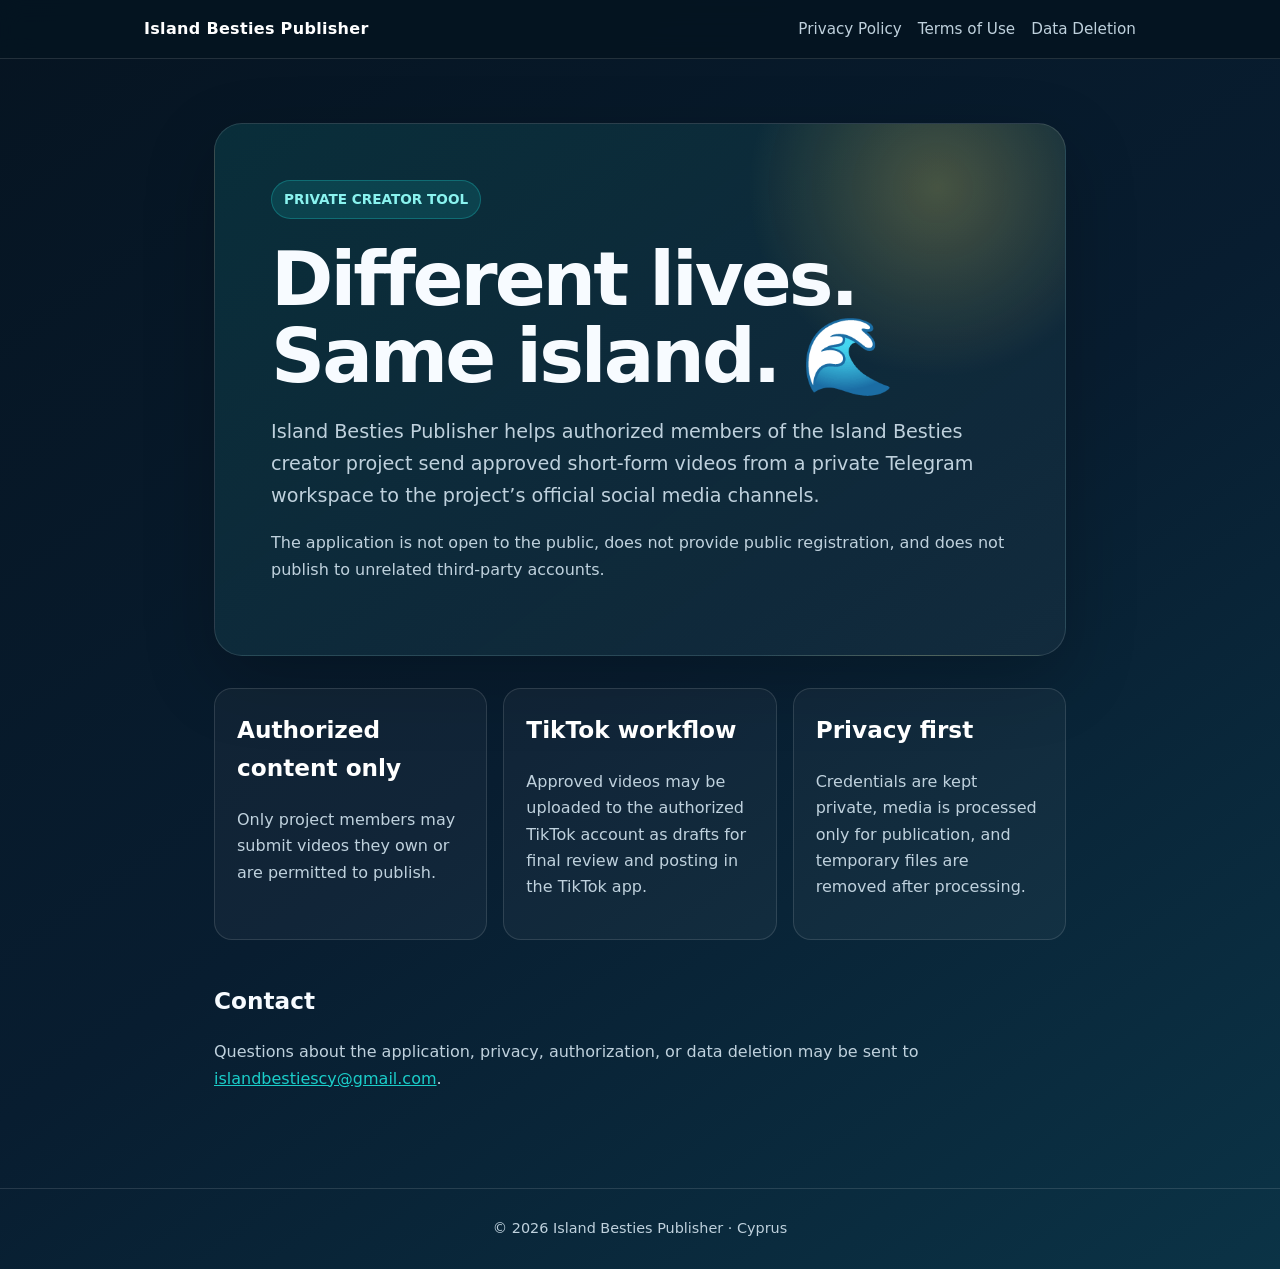
<file: index.html>
<!doctype html>
<html lang="en">
<head>
  <meta charset="utf-8">
  <meta name="viewport" content="width=device-width, initial-scale=1">
  <meta name="description" content="Island Besties Publisher is a private social media publishing tool for authorized project members.">
  <title>Island Besties Publisher</title>
  <link rel="stylesheet" href="style.css">
</head>
<body>
<header>
  <nav>
    <a class="brand" href="./">Island Besties Publisher</a>
    <div class="links">
      <a href="privacy.html">Privacy Policy</a>
      <a href="terms.html">Terms of Use</a>
      <a href="data-deletion.html">Data Deletion</a>
    </div>
  </nav>
</header>
<main>
  <section class="hero">
    <span class="badge">PRIVATE CREATOR TOOL</span>
    <h1>Different lives.<br>Same island. 🌊</h1>
    <p class="lead">Island Besties Publisher helps authorized members of the Island Besties creator project send approved short-form videos from a private Telegram workspace to the project’s official social media channels.</p>
    <p>The application is not open to the public, does not provide public registration, and does not publish to unrelated third-party accounts.</p>
  </section>

  <section class="cards" aria-label="Application overview">
    <article class="card">
      <h2>Authorized content only</h2>
      <p>Only project members may submit videos they own or are permitted to publish.</p>
    </article>
    <article class="card">
      <h2>TikTok workflow</h2>
      <p>Approved videos may be uploaded to the authorized TikTok account as drafts for final review and posting in the TikTok app.</p>
    </article>
    <article class="card">
      <h2>Privacy first</h2>
      <p>Credentials are kept private, media is processed only for publication, and temporary files are removed after processing.</p>
    </article>
  </section>

  <h2>Contact</h2>
  <p>Questions about the application, privacy, authorization, or data deletion may be sent to <a href="mailto:islandbestiescy@gmail.com">islandbestiescy@gmail.com</a>.</p>
</main>
<footer>© 2026 Island Besties Publisher · Cyprus</footer>
</body>
</html>
</file>
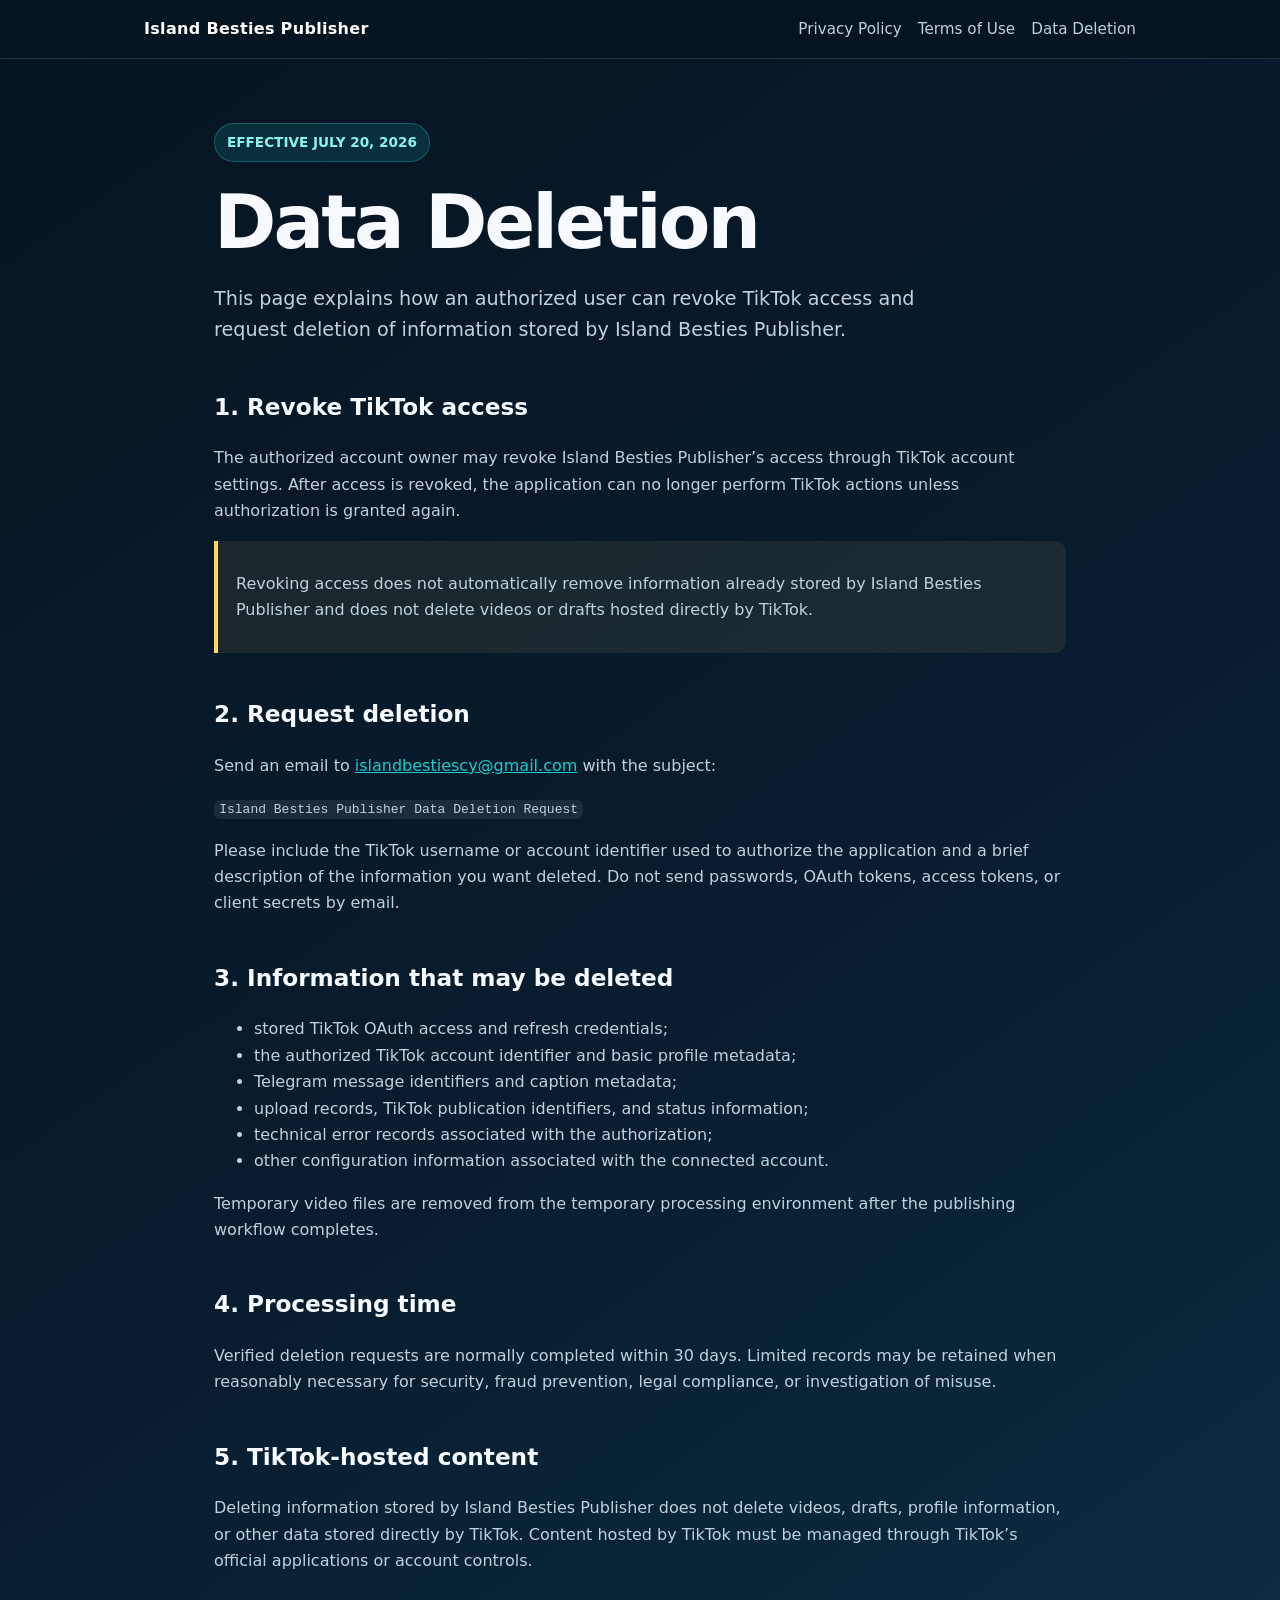
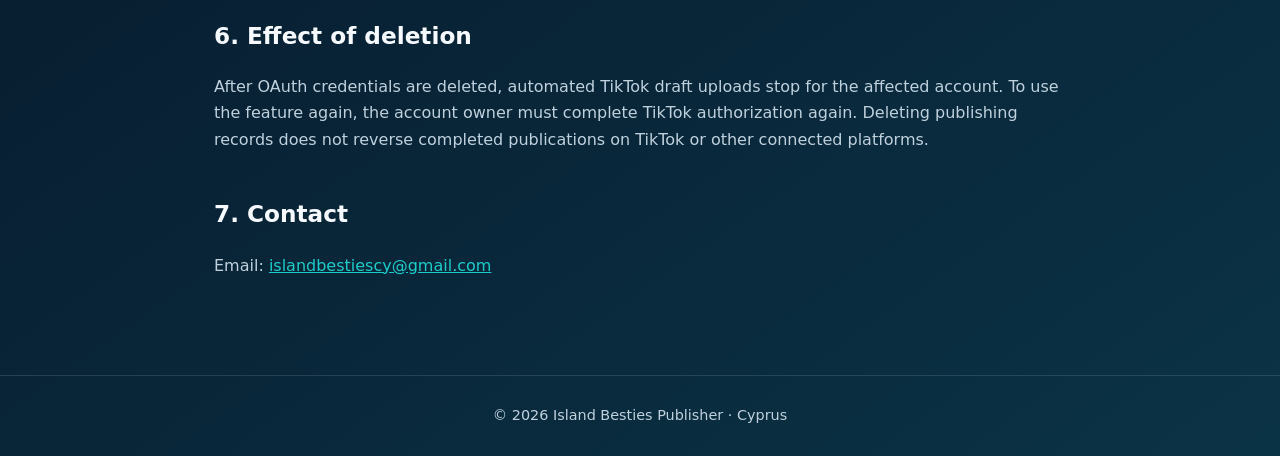
<file: data-deletion.html>
<!doctype html>
<html lang="en">
<head>
  <meta charset="utf-8">
  <meta name="viewport" content="width=device-width, initial-scale=1">
  <title>Data Deletion — Island Besties Publisher</title>
  <link rel="stylesheet" href="style.css">
</head>
<body>
<header><nav><a class="brand" href="./">Island Besties Publisher</a><div class="links"><a href="privacy.html">Privacy Policy</a><a href="terms.html">Terms of Use</a><a href="data-deletion.html">Data Deletion</a></div></nav></header>
<main>
  <span class="badge">EFFECTIVE JULY 20, 2026</span>
  <h1>Data Deletion</h1>
  <p class="lead">This page explains how an authorized user can revoke TikTok access and request deletion of information stored by Island Besties Publisher.</p>

  <h2>1. Revoke TikTok access</h2>
  <p>The authorized account owner may revoke Island Besties Publisher’s access through TikTok account settings. After access is revoked, the application can no longer perform TikTok actions unless authorization is granted again.</p>
  <div class="notice"><p>Revoking access does not automatically remove information already stored by Island Besties Publisher and does not delete videos or drafts hosted directly by TikTok.</p></div>

  <h2>2. Request deletion</h2>
  <p>Send an email to <a href="mailto:islandbestiescy@gmail.com?subject=Island%20Besties%20Publisher%20Data%20Deletion%20Request">islandbestiescy@gmail.com</a> with the subject:</p>
  <p><code>Island Besties Publisher Data Deletion Request</code></p>
  <p>Please include the TikTok username or account identifier used to authorize the application and a brief description of the information you want deleted. Do not send passwords, OAuth tokens, access tokens, or client secrets by email.</p>

  <h2>3. Information that may be deleted</h2>
  <ul>
    <li>stored TikTok OAuth access and refresh credentials;</li>
    <li>the authorized TikTok account identifier and basic profile metadata;</li>
    <li>Telegram message identifiers and caption metadata;</li>
    <li>upload records, TikTok publication identifiers, and status information;</li>
    <li>technical error records associated with the authorization;</li>
    <li>other configuration information associated with the connected account.</li>
  </ul>
  <p>Temporary video files are removed from the temporary processing environment after the publishing workflow completes.</p>

  <h2>4. Processing time</h2>
  <p>Verified deletion requests are normally completed within 30 days. Limited records may be retained when reasonably necessary for security, fraud prevention, legal compliance, or investigation of misuse.</p>

  <h2>5. TikTok-hosted content</h2>
  <p>Deleting information stored by Island Besties Publisher does not delete videos, drafts, profile information, or other data stored directly by TikTok. Content hosted by TikTok must be managed through TikTok’s official applications or account controls.</p>

  <h2>6. Effect of deletion</h2>
  <p>After OAuth credentials are deleted, automated TikTok draft uploads stop for the affected account. To use the feature again, the account owner must complete TikTok authorization again. Deleting publishing records does not reverse completed publications on TikTok or other connected platforms.</p>

  <h2>7. Contact</h2>
  <p>Email: <a href="mailto:islandbestiescy@gmail.com">islandbestiescy@gmail.com</a></p>
</main>
<footer>© 2026 Island Besties Publisher · Cyprus</footer>
</body>
</html>
</file>
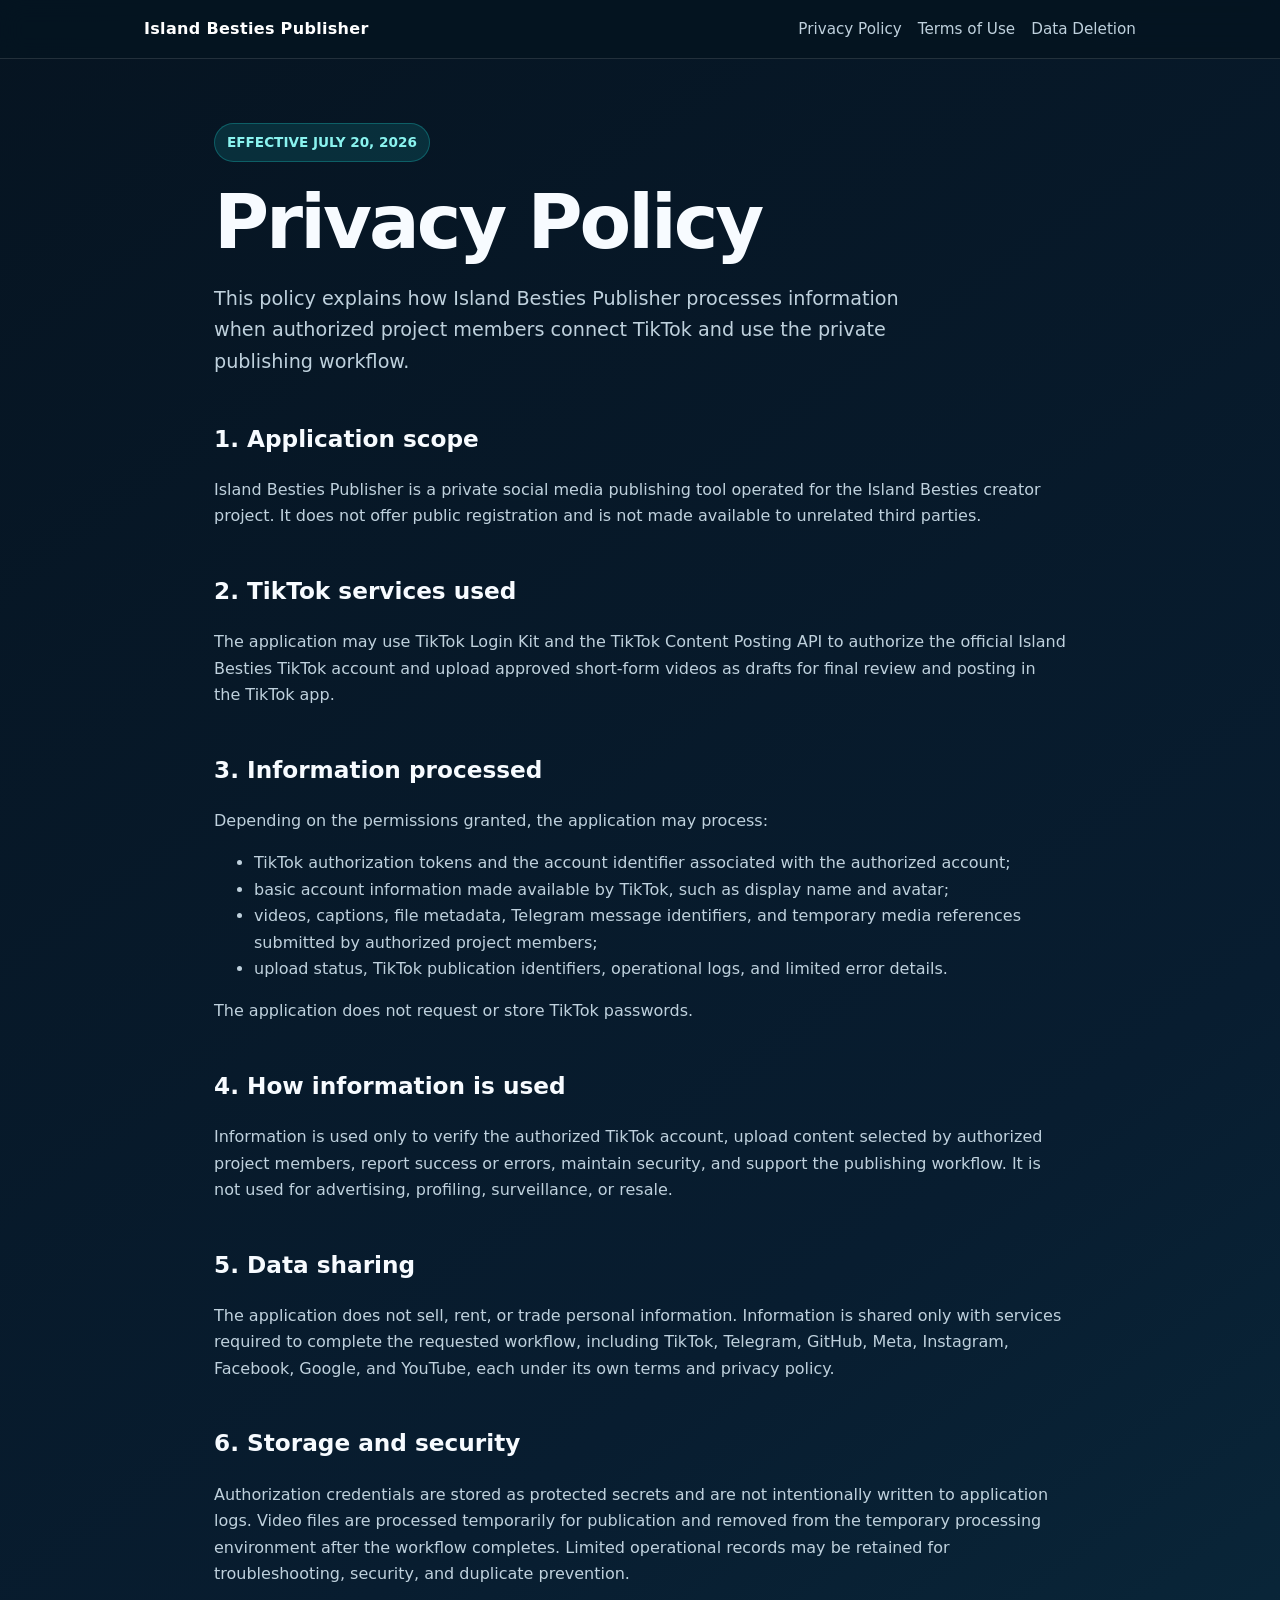
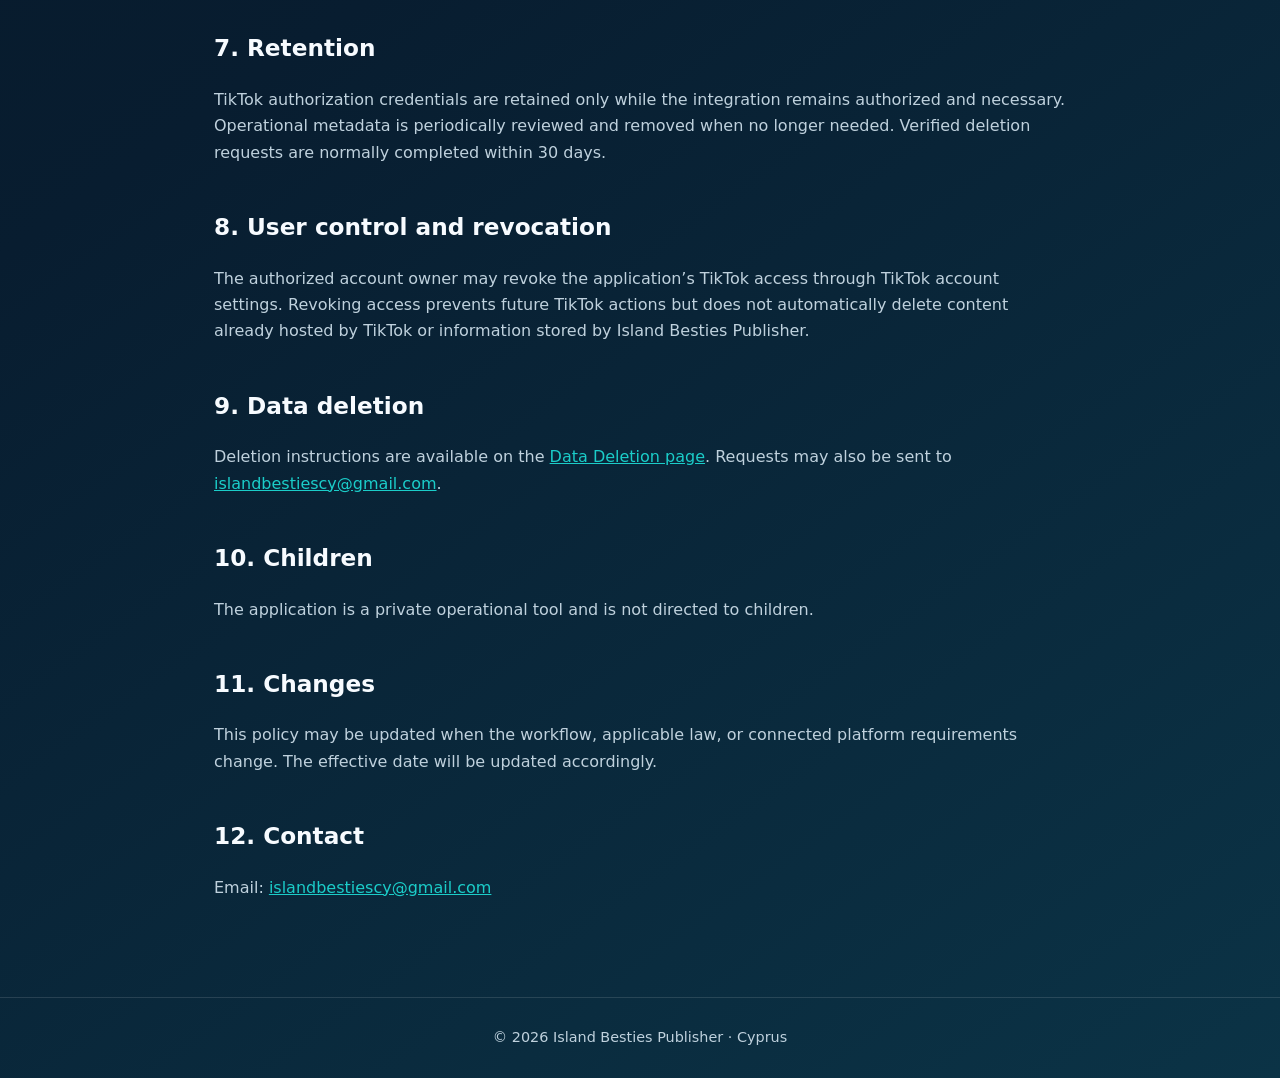
<file: privacy.html>
<!doctype html>
<html lang="en">
<head>
  <meta charset="utf-8">
  <meta name="viewport" content="width=device-width, initial-scale=1">
  <title>Privacy Policy — Island Besties Publisher</title>
  <link rel="stylesheet" href="style.css">
</head>
<body>
<header><nav><a class="brand" href="./">Island Besties Publisher</a><div class="links"><a href="privacy.html">Privacy Policy</a><a href="terms.html">Terms of Use</a><a href="data-deletion.html">Data Deletion</a></div></nav></header>
<main>
  <span class="badge">EFFECTIVE JULY 20, 2026</span>
  <h1>Privacy Policy</h1>
  <p class="lead">This policy explains how Island Besties Publisher processes information when authorized project members connect TikTok and use the private publishing workflow.</p>

  <h2>1. Application scope</h2>
  <p>Island Besties Publisher is a private social media publishing tool operated for the Island Besties creator project. It does not offer public registration and is not made available to unrelated third parties.</p>

  <h2>2. TikTok services used</h2>
  <p>The application may use TikTok Login Kit and the TikTok Content Posting API to authorize the official Island Besties TikTok account and upload approved short-form videos as drafts for final review and posting in the TikTok app.</p>

  <h2>3. Information processed</h2>
  <p>Depending on the permissions granted, the application may process:</p>
  <ul>
    <li>TikTok authorization tokens and the account identifier associated with the authorized account;</li>
    <li>basic account information made available by TikTok, such as display name and avatar;</li>
    <li>videos, captions, file metadata, Telegram message identifiers, and temporary media references submitted by authorized project members;</li>
    <li>upload status, TikTok publication identifiers, operational logs, and limited error details.</li>
  </ul>
  <p>The application does not request or store TikTok passwords.</p>

  <h2>4. How information is used</h2>
  <p>Information is used only to verify the authorized TikTok account, upload content selected by authorized project members, report success or errors, maintain security, and support the publishing workflow. It is not used for advertising, profiling, surveillance, or resale.</p>

  <h2>5. Data sharing</h2>
  <p>The application does not sell, rent, or trade personal information. Information is shared only with services required to complete the requested workflow, including TikTok, Telegram, GitHub, Meta, Instagram, Facebook, Google, and YouTube, each under its own terms and privacy policy.</p>

  <h2>6. Storage and security</h2>
  <p>Authorization credentials are stored as protected secrets and are not intentionally written to application logs. Video files are processed temporarily for publication and removed from the temporary processing environment after the workflow completes. Limited operational records may be retained for troubleshooting, security, and duplicate prevention.</p>

  <h2>7. Retention</h2>
  <p>TikTok authorization credentials are retained only while the integration remains authorized and necessary. Operational metadata is periodically reviewed and removed when no longer needed. Verified deletion requests are normally completed within 30 days.</p>

  <h2>8. User control and revocation</h2>
  <p>The authorized account owner may revoke the application’s TikTok access through TikTok account settings. Revoking access prevents future TikTok actions but does not automatically delete content already hosted by TikTok or information stored by Island Besties Publisher.</p>

  <h2>9. Data deletion</h2>
  <p>Deletion instructions are available on the <a href="data-deletion.html">Data Deletion page</a>. Requests may also be sent to <a href="mailto:islandbestiescy@gmail.com">islandbestiescy@gmail.com</a>.</p>

  <h2>10. Children</h2>
  <p>The application is a private operational tool and is not directed to children.</p>

  <h2>11. Changes</h2>
  <p>This policy may be updated when the workflow, applicable law, or connected platform requirements change. The effective date will be updated accordingly.</p>

  <h2>12. Contact</h2>
  <p>Email: <a href="mailto:islandbestiescy@gmail.com">islandbestiescy@gmail.com</a></p>
</main>
<footer>© 2026 Island Besties Publisher · Cyprus</footer>
</body>
</html>
</file>
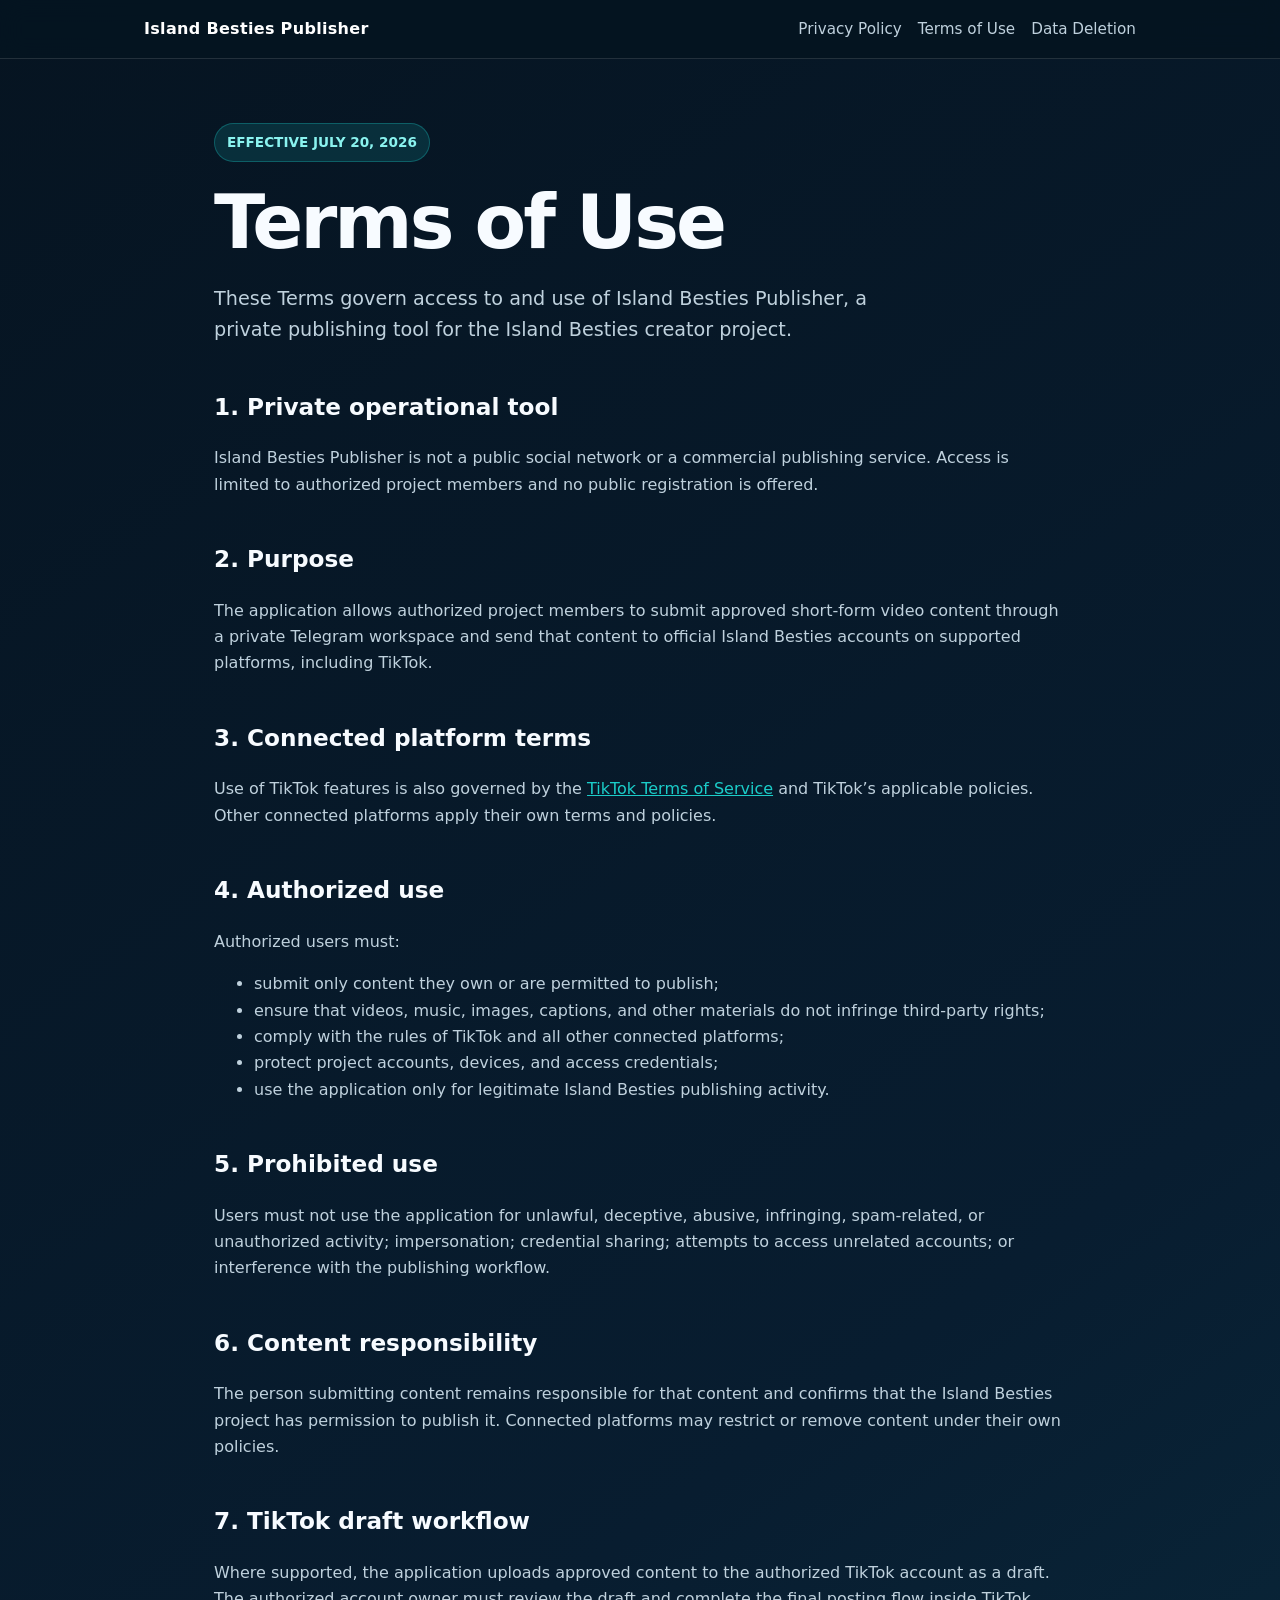
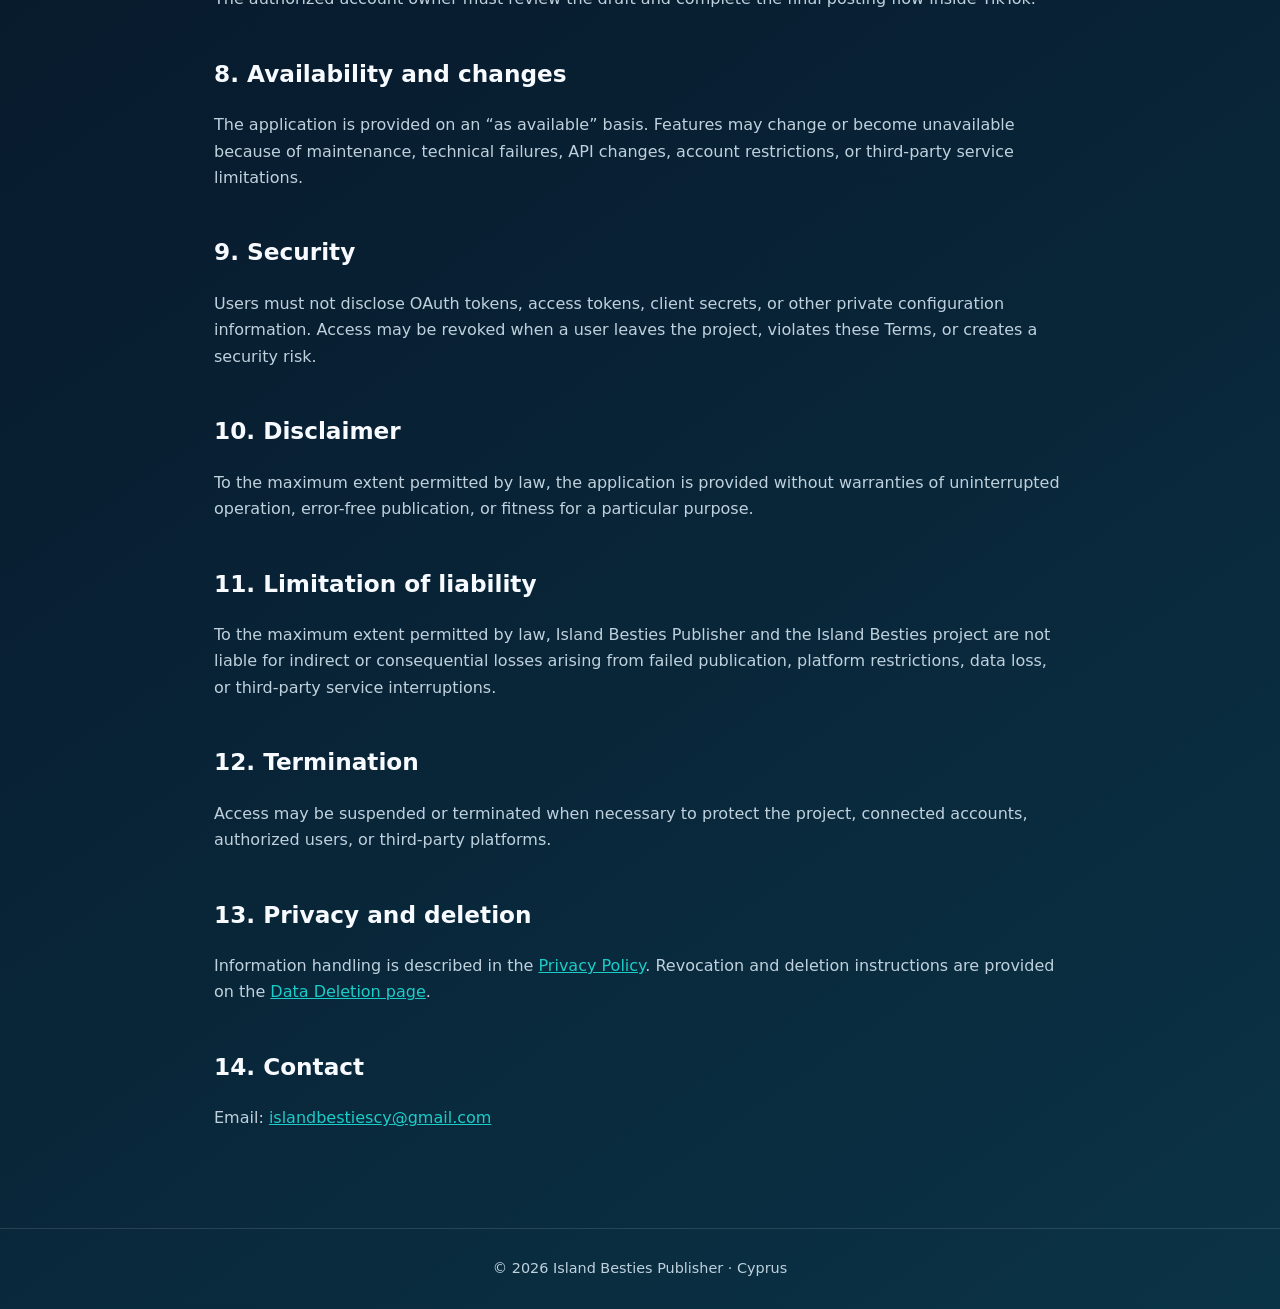
<file: terms.html>
<!doctype html>
<html lang="en">
<head>
  <meta charset="utf-8">
  <meta name="viewport" content="width=device-width, initial-scale=1">
  <title>Terms of Use — Island Besties Publisher</title>
  <link rel="stylesheet" href="style.css">
</head>
<body>
<header><nav><a class="brand" href="./">Island Besties Publisher</a><div class="links"><a href="privacy.html">Privacy Policy</a><a href="terms.html">Terms of Use</a><a href="data-deletion.html">Data Deletion</a></div></nav></header>
<main>
  <span class="badge">EFFECTIVE JULY 20, 2026</span>
  <h1>Terms of Use</h1>
  <p class="lead">These Terms govern access to and use of Island Besties Publisher, a private publishing tool for the Island Besties creator project.</p>

  <h2>1. Private operational tool</h2>
  <p>Island Besties Publisher is not a public social network or a commercial publishing service. Access is limited to authorized project members and no public registration is offered.</p>

  <h2>2. Purpose</h2>
  <p>The application allows authorized project members to submit approved short-form video content through a private Telegram workspace and send that content to official Island Besties accounts on supported platforms, including TikTok.</p>

  <h2>3. Connected platform terms</h2>
  <p>Use of TikTok features is also governed by the <a href="https://www.tiktok.com/legal/terms-of-service" rel="noopener">TikTok Terms of Service</a> and TikTok’s applicable policies. Other connected platforms apply their own terms and policies.</p>

  <h2>4. Authorized use</h2>
  <p>Authorized users must:</p>
  <ul>
    <li>submit only content they own or are permitted to publish;</li>
    <li>ensure that videos, music, images, captions, and other materials do not infringe third-party rights;</li>
    <li>comply with the rules of TikTok and all other connected platforms;</li>
    <li>protect project accounts, devices, and access credentials;</li>
    <li>use the application only for legitimate Island Besties publishing activity.</li>
  </ul>

  <h2>5. Prohibited use</h2>
  <p>Users must not use the application for unlawful, deceptive, abusive, infringing, spam-related, or unauthorized activity; impersonation; credential sharing; attempts to access unrelated accounts; or interference with the publishing workflow.</p>

  <h2>6. Content responsibility</h2>
  <p>The person submitting content remains responsible for that content and confirms that the Island Besties project has permission to publish it. Connected platforms may restrict or remove content under their own policies.</p>

  <h2>7. TikTok draft workflow</h2>
  <p>Where supported, the application uploads approved content to the authorized TikTok account as a draft. The authorized account owner must review the draft and complete the final posting flow inside TikTok.</p>

  <h2>8. Availability and changes</h2>
  <p>The application is provided on an “as available” basis. Features may change or become unavailable because of maintenance, technical failures, API changes, account restrictions, or third-party service limitations.</p>

  <h2>9. Security</h2>
  <p>Users must not disclose OAuth tokens, access tokens, client secrets, or other private configuration information. Access may be revoked when a user leaves the project, violates these Terms, or creates a security risk.</p>

  <h2>10. Disclaimer</h2>
  <p>To the maximum extent permitted by law, the application is provided without warranties of uninterrupted operation, error-free publication, or fitness for a particular purpose.</p>

  <h2>11. Limitation of liability</h2>
  <p>To the maximum extent permitted by law, Island Besties Publisher and the Island Besties project are not liable for indirect or consequential losses arising from failed publication, platform restrictions, data loss, or third-party service interruptions.</p>

  <h2>12. Termination</h2>
  <p>Access may be suspended or terminated when necessary to protect the project, connected accounts, authorized users, or third-party platforms.</p>

  <h2>13. Privacy and deletion</h2>
  <p>Information handling is described in the <a href="privacy.html">Privacy Policy</a>. Revocation and deletion instructions are provided on the <a href="data-deletion.html">Data Deletion page</a>.</p>

  <h2>14. Contact</h2>
  <p>Email: <a href="mailto:islandbestiescy@gmail.com">islandbestiescy@gmail.com</a></p>
</main>
<footer>© 2026 Island Besties Publisher · Cyprus</footer>
</body>
</html>
</file>
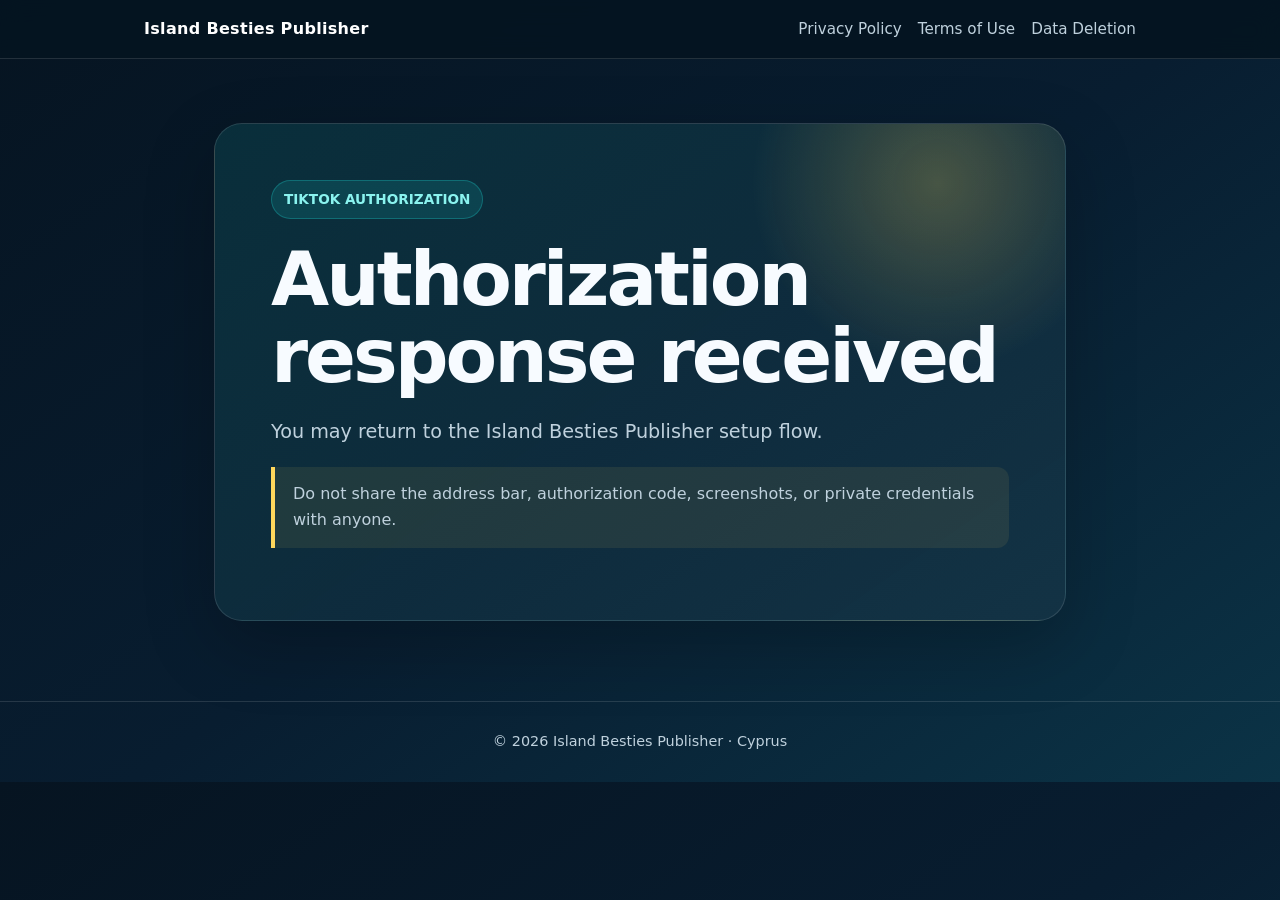
<file: tiktok-callback.html>
<!doctype html>
<html lang="en">
<head>
  <meta charset="utf-8">
  <meta name="viewport" content="width=device-width, initial-scale=1">
  <meta name="robots" content="noindex,nofollow">
  <title>TikTok Authorization — Island Besties Publisher</title>
  <link rel="stylesheet" href="style.css">
</head>
<body>
<header><nav><a class="brand" href="./">Island Besties Publisher</a><div class="links"><a href="privacy.html">Privacy Policy</a><a href="terms.html">Terms of Use</a><a href="data-deletion.html">Data Deletion</a></div></nav></header>
<main>
  <section class="hero">
    <span class="badge">TIKTOK AUTHORIZATION</span>
    <h1 id="title">Authorization response received</h1>
    <p class="lead" id="message">You may return to the Island Besties Publisher setup flow.</p>
    <p class="notice">Do not share the address bar, authorization code, screenshots, or private credentials with anyone.</p>
  </section>
</main>
<footer>© 2026 Island Besties Publisher · Cyprus</footer>
<script>
  const params = new URLSearchParams(window.location.search);
  const error = params.get('error');
  if (error) {
    document.getElementById('title').textContent = 'TikTok authorization was not completed';
    document.getElementById('message').textContent = 'Return to the setup flow and try again. No account password was collected by this page.';
  }
</script>
</body>
</html>
</file>
<file: style.css>
:root {
  color-scheme: dark;
  --bg: #081d30;
  --panel: #0d2b42;
  --text: #f7fbff;
  --muted: #bfd1dd;
  --accent: #1bcdc9;
  --accent-2: #ffd75c;
  --line: rgba(255,255,255,.12);
}
* { box-sizing: border-box; }
html { scroll-behavior: smooth; }
body {
  margin: 0;
  font-family: Inter, ui-sans-serif, system-ui, -apple-system, BlinkMacSystemFont, "Segoe UI", sans-serif;
  background: linear-gradient(145deg, #061421 0%, var(--bg) 52%, #0b3346 100%);
  color: var(--text);
  line-height: 1.65;
}
a { color: var(--accent); }
a:hover { color: #68e8e3; }
header {
  border-bottom: 1px solid var(--line);
  background: rgba(5, 20, 33, .9);
  position: sticky;
  top: 0;
  backdrop-filter: blur(12px);
  z-index: 10;
}
nav {
  max-width: 1040px;
  margin: auto;
  padding: 16px 24px;
  display: flex;
  align-items: center;
  justify-content: space-between;
  gap: 18px;
  flex-wrap: wrap;
}
.brand { font-weight: 800; letter-spacing: .02em; color: #fff; text-decoration: none; }
.links { display: flex; gap: 16px; flex-wrap: wrap; }
.links a { color: var(--muted); text-decoration: none; font-size: .95rem; }
main { max-width: 900px; margin: auto; padding: 64px 24px 80px; }
.hero {
  padding: 56px;
  border: 1px solid var(--line);
  border-radius: 28px;
  background: radial-gradient(circle at 85% 12%, rgba(255,215,92,.24), transparent 22%), linear-gradient(145deg, rgba(27,205,201,.13), rgba(255,255,255,.04));
  box-shadow: 0 24px 70px rgba(0,0,0,.22);
}
h1 { font-size: clamp(2.25rem, 7vw, 4.7rem); line-height: 1.02; margin: 0 0 22px; letter-spacing: -.04em; }
h2 { margin-top: 42px; font-size: 1.45rem; }
p, li { color: var(--muted); }
.lead { font-size: 1.2rem; max-width: 720px; }
.badge { display: inline-block; padding: 7px 12px; border-radius: 999px; background: rgba(27,205,201,.14); color: #8af3ef; border: 1px solid rgba(27,205,201,.3); font-weight: 700; font-size: .85rem; margin-bottom: 22px; }
.cards { display: grid; grid-template-columns: repeat(auto-fit, minmax(220px,1fr)); gap: 16px; margin-top: 32px; }
.card { border: 1px solid var(--line); border-radius: 18px; padding: 22px; background: rgba(255,255,255,.04); }
.card h2, .card h3 { margin-top: 0; color: #fff; }
.notice { border-left: 4px solid var(--accent-2); padding: 14px 18px; background: rgba(255,215,92,.08); border-radius: 0 12px 12px 0; }
footer { border-top: 1px solid var(--line); color: var(--muted); text-align: center; padding: 28px 20px; font-size: .9rem; }
code { background: rgba(255,255,255,.08); padding: .15em .4em; border-radius: 6px; }
@media (max-width: 620px) {
  .hero { padding: 34px 24px; }
  main { padding-top: 34px; }
}
</file>
